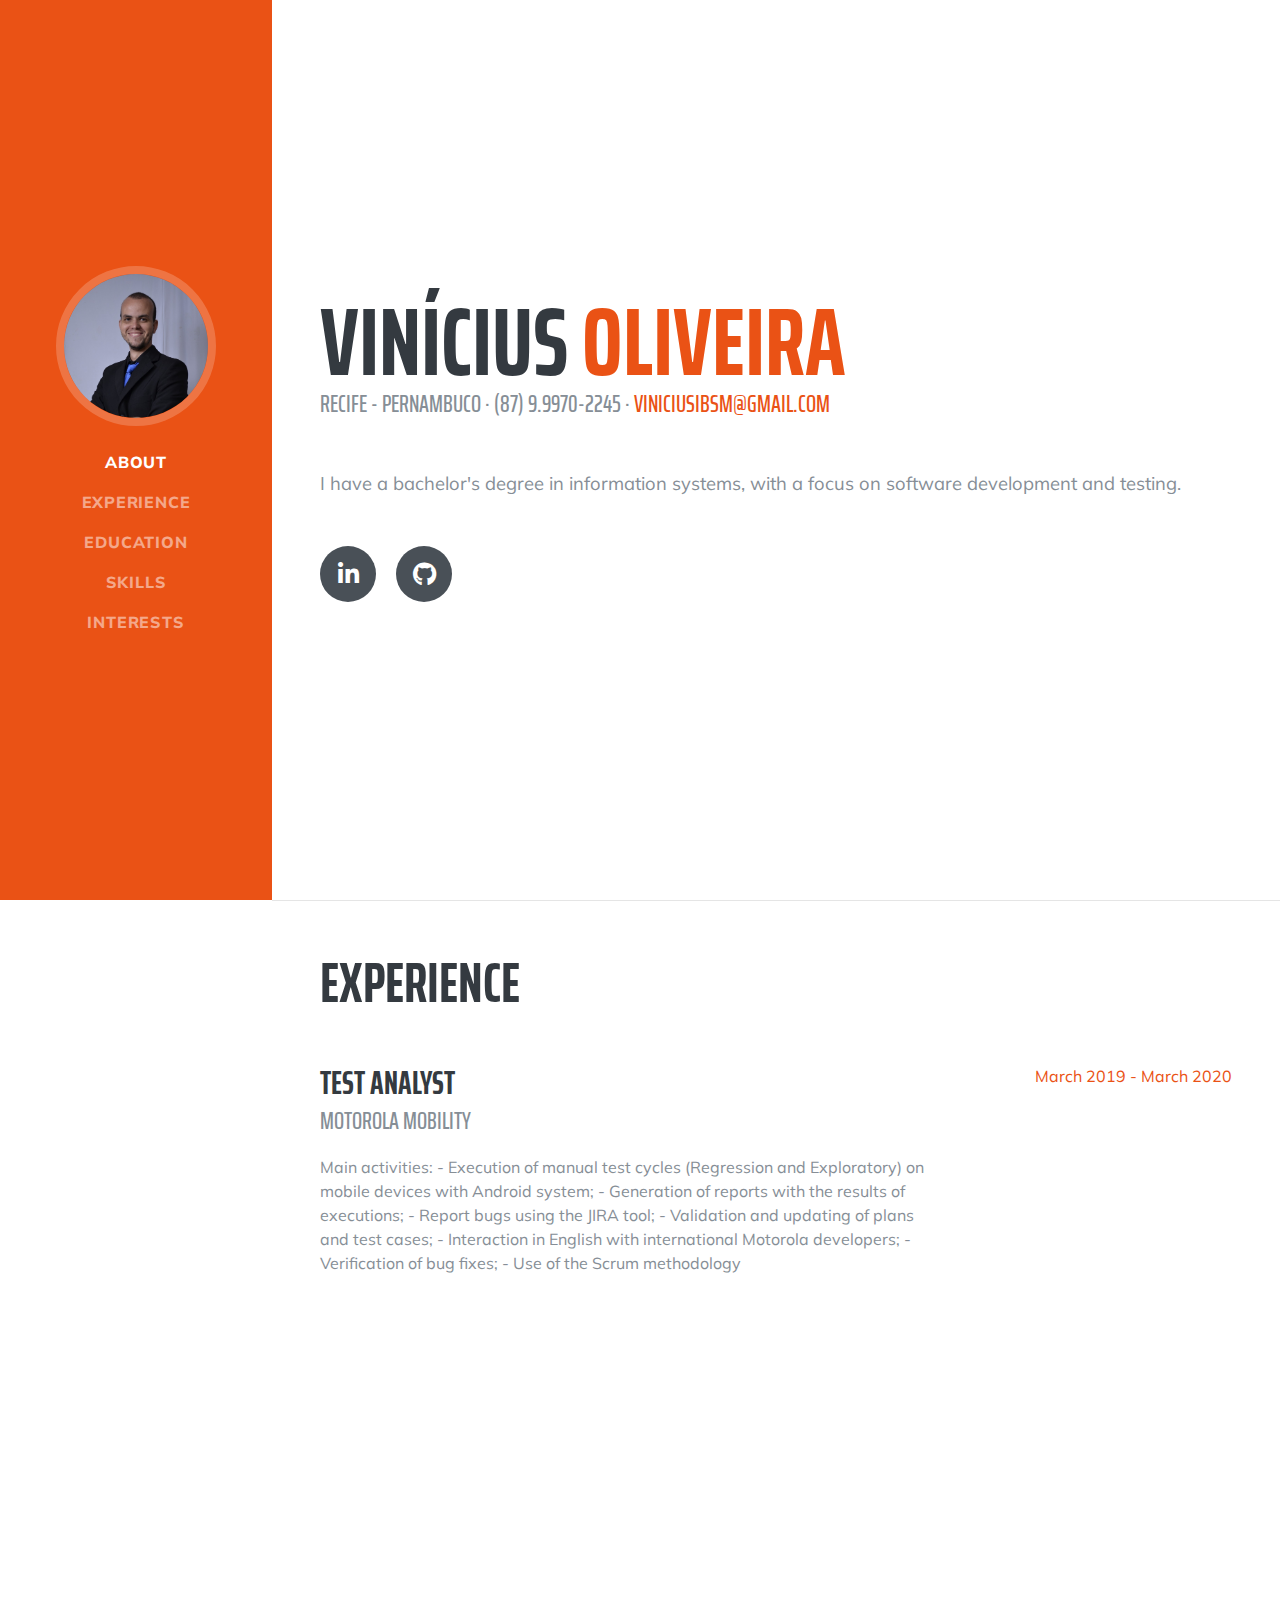
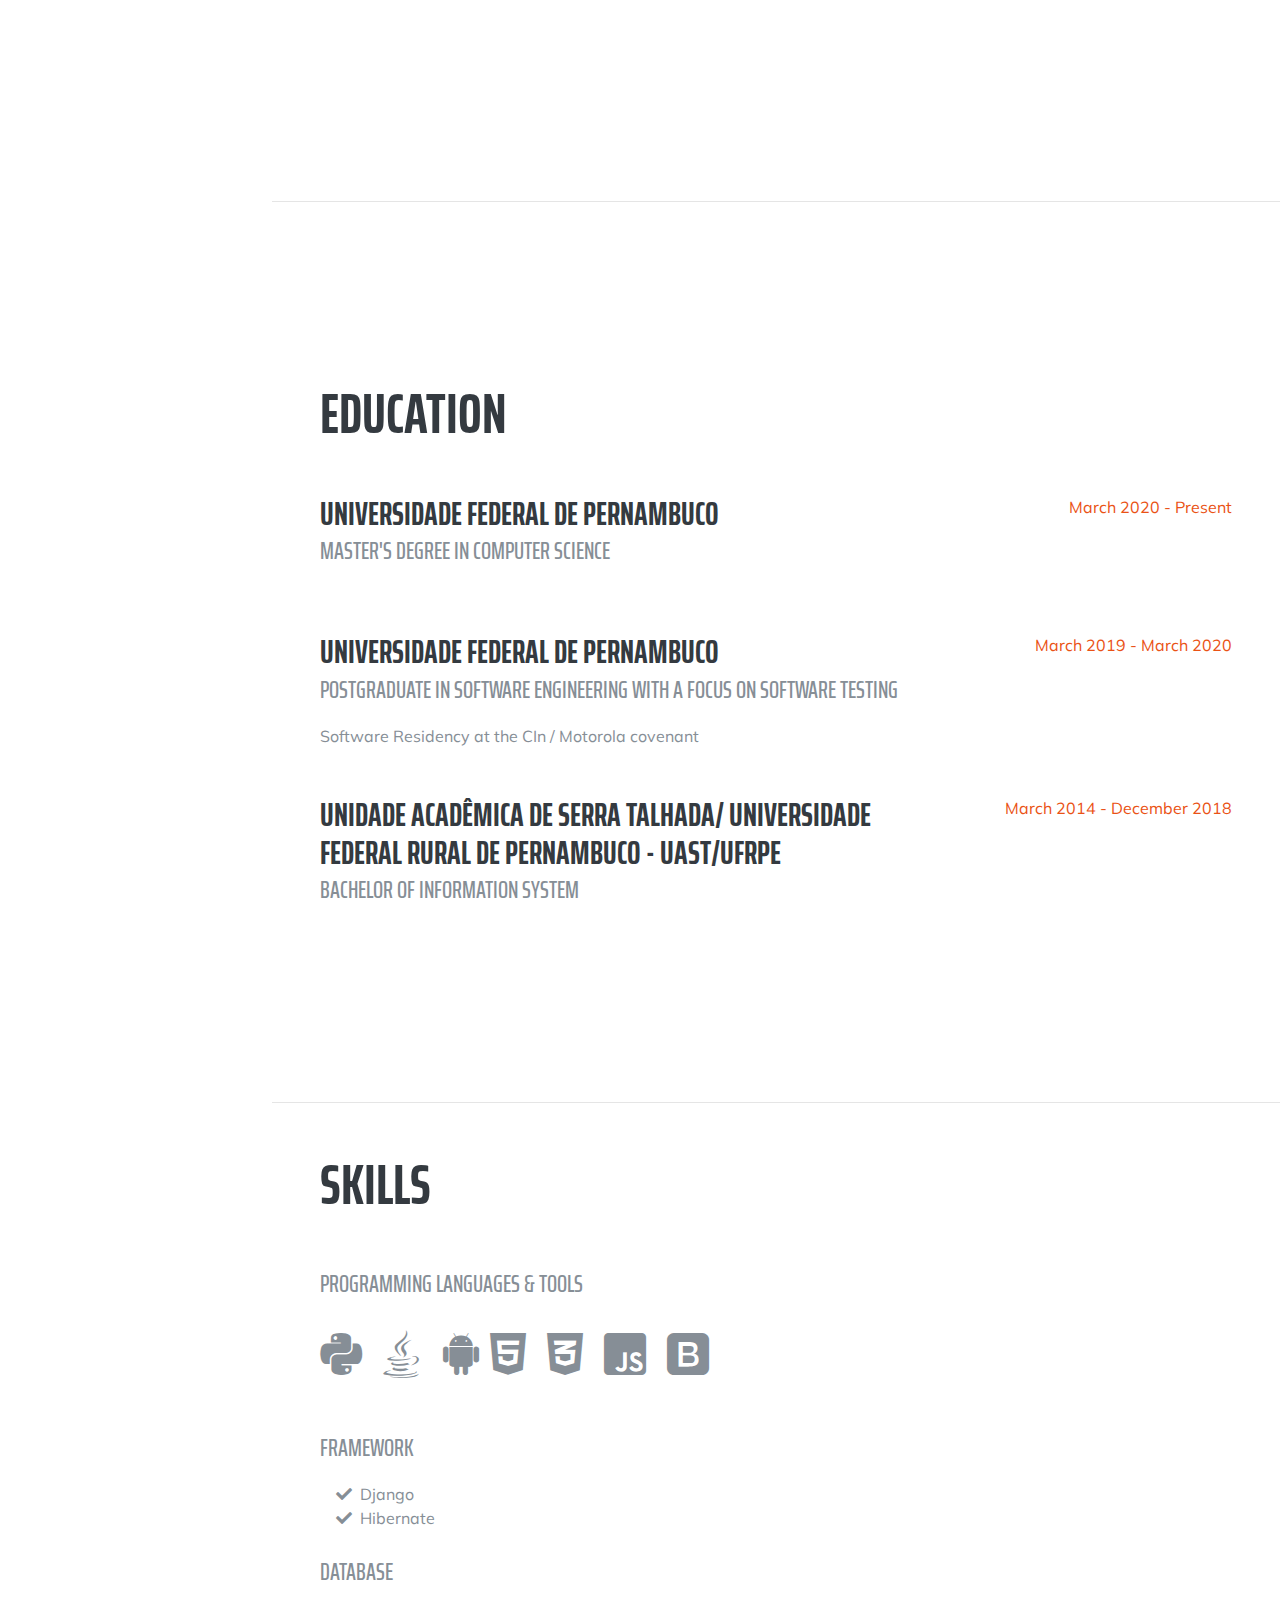
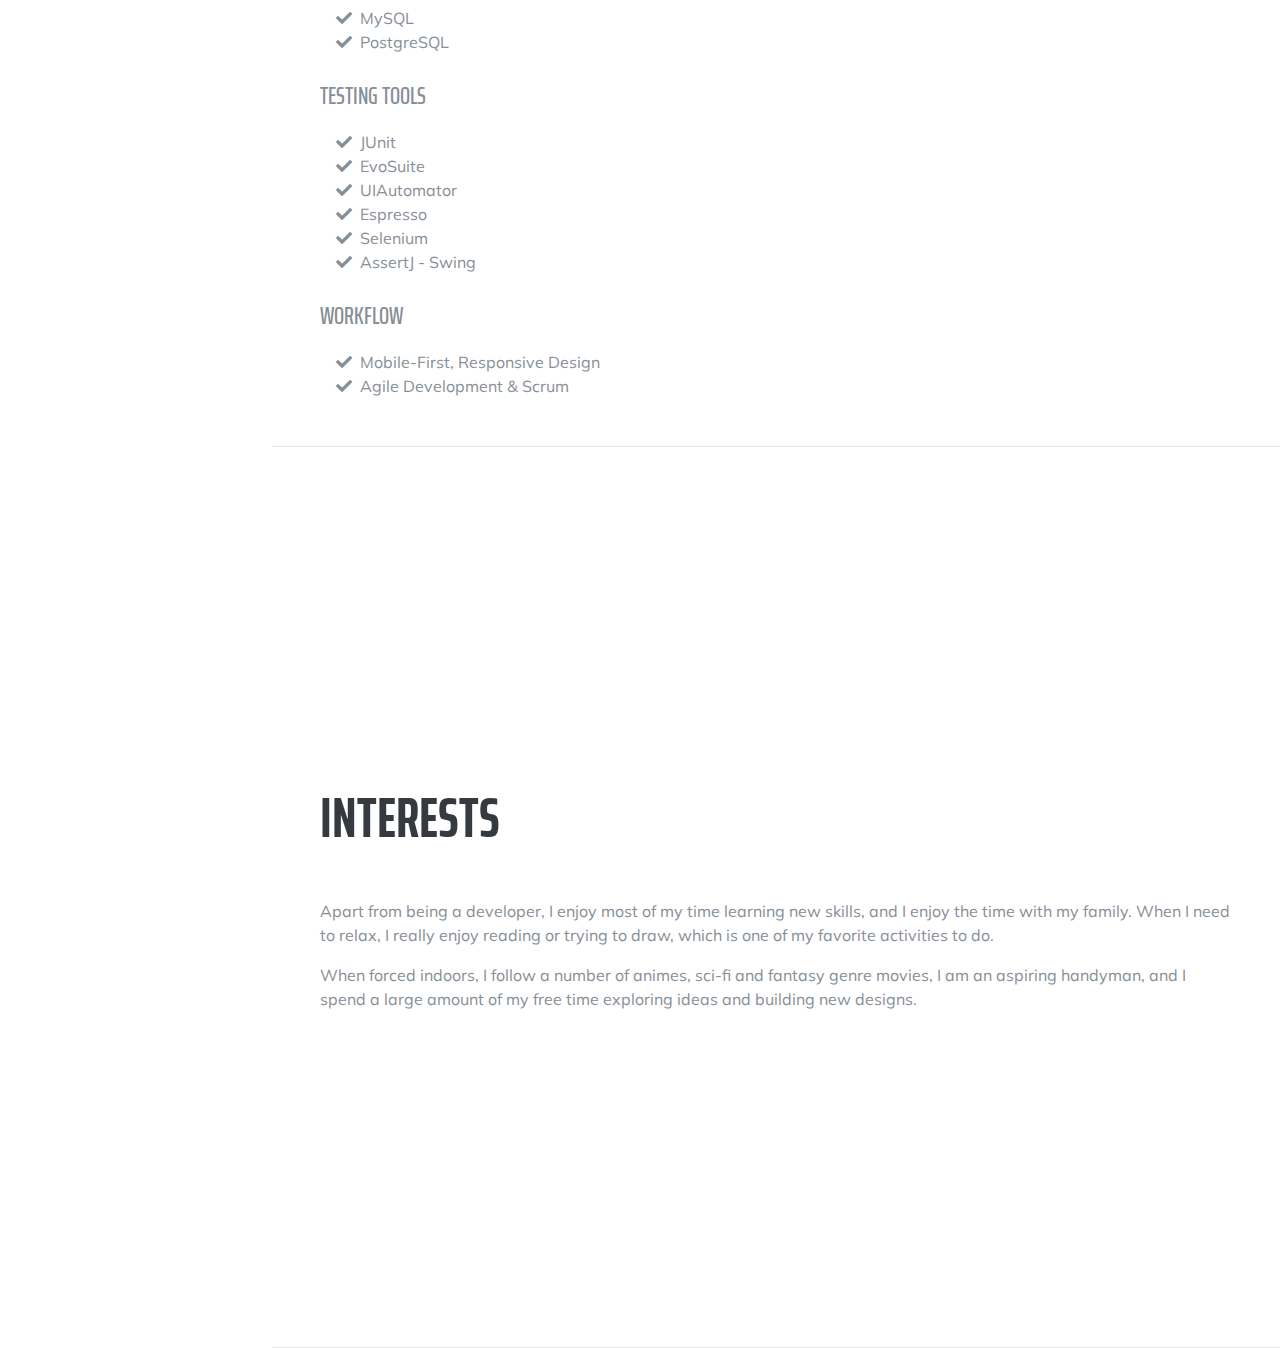
<file: index.html>
<!DOCTYPE html>
<html lang="en">

<head>

    <meta charset="utf-8">
    <meta name="viewport" content="width=device-width, initial-scale=1, shrink-to-fit=no">
    <meta name="description" content="">
    <meta name="author" content="">

    <title>I'm an alien</title>
    <link rel="icon" href="img/icon.png">

    <!-- Bootstrap core CSS -->
    <link href="vendor/bootstrap/css/bootstrap.min.css" rel="stylesheet">

    <!-- Custom fonts for this template -->
    <link href="https://fonts.googleapis.com/css?family=Saira+Extra+Condensed:500,700" rel="stylesheet">
    <link href="https://fonts.googleapis.com/css?family=Muli:400,400i,800,800i" rel="stylesheet">
    <link href="vendor/fontawesome-free/css/all.min.css" rel="stylesheet">

    <!-- Custom styles for this template -->
    <link href="css/resume.min.css" rel="stylesheet">

</head>

<body id="page-top">

<nav class="navbar navbar-expand-lg navbar-dark bg-primary fixed-top" id="sideNav">
    <a class="navbar-brand js-scroll-trigger" href="#page-top">
        <span class="d-block d-lg-none">Vinícius Oliveira</span>
        <span class="d-none d-lg-block">
        <img class="img-fluid img-profile rounded-circle mx-auto mb-2" src="img/profile.jpg" alt="">
      </span>
    </a>
    <button class="navbar-toggler" type="button" data-toggle="collapse" data-target="#navbarSupportedContent"
            aria-controls="navbarSupportedContent" aria-expanded="false" aria-label="Toggle navigation">
        <span class="navbar-toggler-icon"></span>
    </button>
    <div class="collapse navbar-collapse" id="navbarSupportedContent">
        <ul class="navbar-nav">
            <li class="nav-item">
                <a class="nav-link js-scroll-trigger" href="#about">About</a>
            </li>
            <li class="nav-item">
                <a class="nav-link js-scroll-trigger" href="#experience">Experience</a>
            </li>
            <li class="nav-item">
                <a class="nav-link js-scroll-trigger" href="#education">Education</a>
            </li>
            <li class="nav-item">
                <a class="nav-link js-scroll-trigger" href="#skills">Skills</a>
            </li>
            <li class="nav-item">
                <a class="nav-link js-scroll-trigger" href="#interests">Interests</a>
            </li>
            <!--        <li class="nav-item">-->
            <!--          <a class="nav-link js-scroll-trigger" href="#awards">Awards</a>-->
            <!--        </li>-->
        </ul>
    </div>
</nav>


<div class="container-fluid p-0">

    <section class="resume-section p-3 p-lg-5 d-flex align-items-center" id="about">

        <div class="w-100">

            <span class="d-block d-lg-none mb-5">
                <img class="img-thumbnail rounded-circle mx-auto"  width="300px" src="img/profile.jpg" alt="">
              </span>

            <h1 class="mb-0">Vinícius
                <span class="text-primary">Oliveira</span>
            </h1>
            <div class="subheading mb-5">Recife - Pernambuco · (87) 9.9970-2245 ·
                <a href="mailto:viniciusibsm@gmail.com">viniciusibsm@gmail.com</a>
            </div>
            <p class="lead mb-5">I have a bachelor's degree in information systems, with a focus on software development
                and testing.</p>
            <div class="social-icons">
                <a href="https://www.linkedin.com/in/vin%C3%ADcius-de-oliveira-andrade-0005371a0">
                    <i class="fab fa-linkedin-in"></i>
                </a>
                <a href="https://github.com/ViniciusOliveiraAndrade/">
                    <i class="fab fa-github"></i>
                </a>
                <!--  <a href="#"> -->
                <!--    <i class="fab fa-twitter"></i> -->
                <!--  </a> -->
                <!--  <a href="#"> -->
                <!--    <i class="fab fa-facebook-f"></i> -->
                <!--  </a> -->
            </div>
        </div>
    </section>

    <hr class="m-0">

    <section class="resume-section p-3 p-lg-5 d-flex justify-content-center" id="experience">
        <div class="w-100">
            <h2 class="mb-5">Experience</h2>

            <div class="resume-item d-flex flex-column flex-md-row justify-content-between mb-5">
                <div class="resume-content">
                    <h3 class="mb-0">Test Analyst</h3>
                    <div class="subheading mb-3">Motorola Mobility</div>
                    <p>Main activities:
                        - Execution of manual test cycles (Regression and Exploratory) on mobile
                        devices with Android system;
                        - Generation of reports with the results of executions;
                        - Report bugs using the JIRA tool;
                        - Validation and updating of plans and test cases;
                        - Interaction in English with international Motorola developers;
                        - Verification of bug fixes;
                        - Use of the Scrum methodology</p>
                </div>
                <div class="resume-date text-md-right">
                    <span class="text-primary">March 2019 - March 2020</span>
                </div>
            </div>


            <!--        <div class="resume-item d-flex flex-column flex-md-row justify-content-between mb-5">-->
            <!--          <div class="resume-content">-->
            <!--            <h3 class="mb-0">Junior Web Designer</h3>-->
            <!--            <div class="subheading mb-3">Shout! Media Productions</div>-->
            <!--            <p>Podcasting operational change management inside of workflows to establish a framework. Taking seamless key performance indicators offline to maximise the long tail. Keeping your eye on the ball while performing a deep dive on the start-up mentality to derive convergence on cross-platform integration.</p>-->
            <!--          </div>-->
            <!--          <div class="resume-date text-md-right">-->
            <!--            <span class="text-primary">July 2010 - December 2011</span>-->
            <!--          </div>-->
            <!--        </div>-->

            <!--        <div class="resume-item d-flex flex-column flex-md-row justify-content-between">-->
            <!--          <div class="resume-content">-->
            <!--            <h3 class="mb-0">Web Design Intern</h3>-->
            <!--            <div class="subheading mb-3">Shout! Media Productions</div>-->
            <!--            <p>Collaboratively administrate empowered markets via plug-and-play networks. Dynamically procrastinate B2C users after installed base benefits. Dramatically visualize customer directed convergence without revolutionary ROI.</p>-->
            <!--          </div>-->
            <!--          <div class="resume-date text-md-right">-->
            <!--            <span class="text-primary">September 2008 - June 2010</span>-->
            <!--          </div>-->
            <!--        </div>-->

        </div>

    </section>

    <hr class="m-0">

    <section class="resume-section p-3 p-lg-5 d-flex align-items-center" id="education">
        <div class="w-100">
            <h2 class="mb-5">Education</h2>
            
            <div class="resume-item d-flex flex-column flex-md-row justify-content-between mb-5">
                <div class="resume-content">
                    <h3 class="mb-0">Universidade Federal de Pernambuco</h3>
                    <div class="subheading mb-3">Master's degree in Computer Science
                    </div>
                    <!--            <p>GPA: 3.23</p>-->
                </div>
                <div class="resume-date text-md-right">
                    <span class="text-primary">March 2020 - Present</span>
                </div>
            </div>

            <div class="resume-item d-flex flex-column flex-md-row justify-content-between mb-5">
                <div class="resume-content">
                    <h3 class="mb-0">Universidade Federal de Pernambuco</h3>
                    <div class="subheading mb-3">Postgraduate in Software Engineering with a focus on Software Testing
                    </div>
                    <div>Software Residency at the CIn / Motorola covenant</div>
                    <!--            <p>GPA: 3.23</p>-->
                </div>
                <div class="resume-date text-md-right">
                    <span class="text-primary">March 2019 - March 2020</span>
                </div>
            </div>

            <div class="resume-item d-flex flex-column flex-md-row justify-content-between">
                <div class="resume-content">
                    <h3 class="mb-0">Unidade Acadêmica de Serra Talhada/ Universidade Federal Rural de Pernambuco -
                        UAST/UFRPE</h3>
                    <div class="subheading mb-3">Bachelor of Information System</div>
                    <!--            <p>GPA: 3.56</p>-->
                </div>
                <div class="resume-date text-md-right">
                    <span class="text-primary">March 2014 - December 2018</span>
                </div>
            </div>

        </div>
    </section>

    <hr class="m-0">

    <section class="resume-section p-3 p-lg-5 d-flex align-items-center" id="skills">
        <div class="w-100">
            <h2 class="mb-5">Skills</h2>

            <div class="subheading mb-3">Programming Languages &amp; Tools</div>
            <ul class="list-inline dev-icons">
                <li class="list-inline-item">
                    <i class="fab fa-python"></i>
                </li>
                <li class="list-inline-item">
                    <i class="fab fa-java"></i>
                </li>
                <li class="list-inline-item">
                    <i class="fab fa-android"></i>

                <li class="list-inline-item">
                    <i class="fab fa-html5"></i>
                </li>
                <li class="list-inline-item">
                    <i class="fab fa-css3-alt"></i>
                </li>
                <li class="list-inline-item">
                    <i class="fab fa-js-square"></i>
                </li>
                <li class="list-inline-item">
                    <i class="fab fa-bootstrap"></i>
                </li>


                </li>

                <!--          <li class="list-inline-item">-->
                <!--            <i class="fab fa-angular"></i>-->
                <!--          </li>-->
            </ul>
            <br>
            <div class="subheading mb-3">Framework</div>
            <ul class="fa-ul mb-0">
                <li>
                    <i class="fa-li fa fa-check"></i>
                    Django
                </li>
                <li>
                    <i class="fa-li fa fa-check"></i>
                    Hibernate
                </li>

            </ul>
            <br>
            <div class="subheading mb-3">Database</div>
            <ul class="fa-ul mb-0">
                <li>
                    <i class="fa-li fa fa-check"></i>
                    MySQL
                </li>
                <li>
                    <i class="fa-li fa fa-check"></i>
                    PostgreSQL
                </li>
            </ul>
            <br>
            <div class="subheading mb-3">Testing Tools</div>
            <ul class="fa-ul mb-0">
                <li>
                    <i class="fa-li fa fa-check"></i>
                    JUnit
                </li>
                <li>
                    <i class="fa-li fa fa-check"></i>
                    EvoSuite
                </li>
                <li>
                    <i class="fa-li fa fa-check"></i>
                    UIAutomator
                </li>
                <li>
                    <i class="fa-li fa fa-check"></i>
                    Espresso
                </li>
                <li>
                    <i class="fa-li fa fa-check"></i>
                    Selenium
                </li>
                <li>
                    <i class="fa-li fa fa-check"></i>
                    AssertJ - Swing
                </li>
            </ul>
            <br>
            <div class="subheading mb-3">Workflow</div>
            <ul class="fa-ul mb-0">
                <li>
                    <i class="fa-li fa fa-check"></i>
                    Mobile-First, Responsive Design
                </li>
                <li>
                    <i class="fa-li fa fa-check"></i>
                    Agile Development &amp; Scrum
                </li>
            </ul>
        </div>
    </section>

    <hr class="m-0">

    <section class="resume-section p-3 p-lg-5 d-flex align-items-center" id="interests">
        <div class="w-100">
            <h2 class="mb-5">Interests</h2>
            <p>Apart from being a developer, I enjoy most of my time learning new skills, and I enjoy the time with my
                family.
                When I need to relax, I really enjoy reading or trying to draw, which is one of my favorite activities
                to do.</p>
            <p class="mb-0">When forced indoors, I follow a number of animes, sci-fi and fantasy genre movies, I am an
                aspiring handyman,
                and I spend a large amount of my free time exploring ideas and building new designs.</p>
        </div>
    </section>

    <hr class="m-0">

    <!--    <section class="resume-section p-3 p-lg-5 d-flex align-items-center" id="awards">-->
    <!--      <div class="w-100">-->
    <!--        <h2 class="mb-5">Awards &amp; Certifications</h2>-->
    <!--        <ul class="fa-ul mb-0">-->
    <!--          <li>-->
    <!--            <i class="fa-li fa fa-trophy text-warning"></i>-->
    <!--            Google Analytics Certified Developer</li>-->
    <!--          <li>-->
    <!--            <i class="fa-li fa fa-trophy text-warning"></i>-->
    <!--            Mobile Web Specialist - Google Certification</li>-->
    <!--          <li>-->
    <!--            <i class="fa-li fa fa-trophy text-warning"></i>-->
    <!--            1<sup>st</sup>-->
    <!--            Place - University of Colorado Boulder - Emerging Tech Competition 2009</li>-->
    <!--          <li>-->
    <!--            <i class="fa-li fa fa-trophy text-warning"></i>-->
    <!--            1<sup>st</sup>-->
    <!--            Place - University of Colorado Boulder - Adobe Creative Jam 2008 (UI Design Category)</li>-->
    <!--          <li>-->
    <!--            <i class="fa-li fa fa-trophy text-warning"></i>-->
    <!--            2<sup>nd</sup>-->
    <!--            Place - University of Colorado Boulder - Emerging Tech Competition 2008</li>-->
    <!--          <li>-->
    <!--            <i class="fa-li fa fa-trophy text-warning"></i>-->
    <!--            1<sup>st</sup>-->
    <!--            Place - James Buchanan High School - Hackathon 2006</li>-->
    <!--          <li>-->
    <!--            <i class="fa-li fa fa-trophy text-warning"></i>-->
    <!--            3<sup>rd</sup>-->
    <!--            Place - James Buchanan High School - Hackathon 2005</li>-->
    <!--        </ul>-->
    <!--      </div>-->
    <!--    </section>-->

</div>

<!-- Bootstrap core JavaScript -->
<script src="vendor/jquery/jquery.min.js"></script>
<script src="vendor/bootstrap/js/bootstrap.bundle.min.js"></script>

<!-- Plugin JavaScript -->
<script src="vendor/jquery-easing/jquery.easing.min.js"></script>

<!-- Custom scripts for this template -->
<script src="js/resume.min.js"></script>

</body>

</html>
</file>
<file: css/resume.min.css>
/*!
 * Start Bootstrap - Resume v5.0.8 (https://startbootstrap.com/template-overviews/resume)
 * Copyright 2013-2019 Start Bootstrap
 * Licensed under MIT (https://github.com/BlackrockDigital/startbootstrap-resume/blob/master/LICENSE)
 */body{font-family:Muli,-apple-system,BlinkMacSystemFont,'Segoe UI',Roboto,'Helvetica Neue',Arial,sans-serif,'Apple Color Emoji','Segoe UI Emoji','Segoe UI Symbol','Noto Color Emoji';padding-top:54px;color:#868e96}@media (min-width:992px){body{padding-top:0;padding-left:17rem}}h1,h2,h3,h4,h5,h6{font-family:'Saira Extra Condensed',-apple-system,BlinkMacSystemFont,'Segoe UI',Roboto,'Helvetica Neue',Arial,sans-serif,'Apple Color Emoji','Segoe UI Emoji','Segoe UI Symbol','Noto Color Emoji';font-weight:700;text-transform:uppercase;color:#343a40}h1{font-size:6rem;line-height:5.5rem}h2{font-size:3.5rem}h3{font-size:2rem}p.lead{font-size:1.15rem;font-weight:400}.subheading{text-transform:uppercase;font-weight:500;font-family:'Saira Extra Condensed',-apple-system,BlinkMacSystemFont,'Segoe UI',Roboto,'Helvetica Neue',Arial,sans-serif,'Apple Color Emoji','Segoe UI Emoji','Segoe UI Symbol','Noto Color Emoji';font-size:1.5rem}.social-icons a{display:inline-block;height:3.5rem;width:3.5rem;background-color:#495057;color:#fff!important;border-radius:100%;text-align:center;font-size:1.5rem;line-height:3.5rem;margin-right:1rem}.social-icons a:last-child{margin-right:0}.social-icons a:hover{background-color:#bd5d38}.dev-icons{font-size:3rem}.dev-icons .list-inline-item i:hover{color:#bd5d38}#sideNav .navbar-nav .nav-item .nav-link{font-weight:800;letter-spacing:.05rem;text-transform:uppercase}#sideNav .navbar-toggler:focus{outline-color:#d48a6e}@media (min-width:992px){#sideNav{text-align:center;position:fixed;top:0;left:0;display:flex;flex-direction:column;width:17rem;height:100vh}#sideNav .navbar-brand{display:flex;margin:auto auto 0;padding:.5rem}#sideNav .navbar-brand .img-profile{max-width:10rem;max-height:10rem;border:.5rem solid rgba(255,255,255,.2)}#sideNav .navbar-collapse{display:flex;align-items:flex-start;flex-grow:0;width:100%;margin-bottom:auto}#sideNav .navbar-collapse .navbar-nav{flex-direction:column;width:100%}#sideNav .navbar-collapse .navbar-nav .nav-item{display:block}#sideNav .navbar-collapse .navbar-nav .nav-item .nav-link{display:block}}section.resume-section{padding-top:5rem!important;padding-bottom:5rem!important;max-width:75rem}section.resume-section .resume-item .resume-date{min-width:none}@media (min-width:768px){section.resume-section{min-height:100vh}section.resume-section .resume-item .resume-date{min-width:18rem}}@media (min-width:992px){section.resume-section{padding-top:3rem!important;padding-bottom:3rem!important}}.bg-primary{background-color:#ea5215!important}.text-primary{color:#ea5215!important}a{color:#ea5215}a:active,a:focus,a:hover{color:#824027}
</file>
